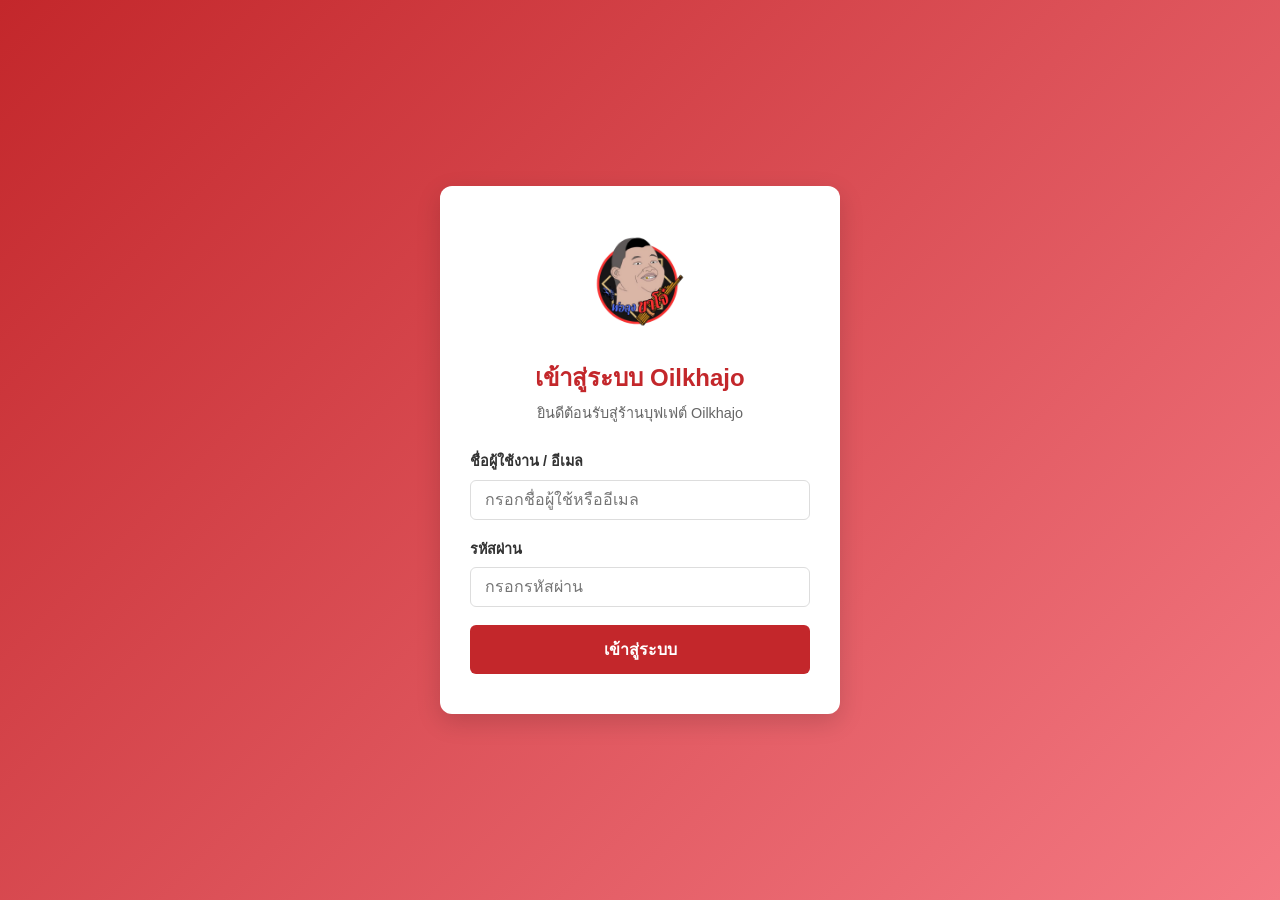
<file: index.html>
<!DOCTYPE html>
<html lang="th">
<head>
    <meta charset="UTF-8">
    <meta name="viewport" content="width=device-width, initial-scale=1.0">
    <title>เข้าสู่ระบบ - Oilkhajo</title>
    <link rel="stylesheet" href="stylecha.css">
</head>
<body class="login-body">
    <div class="login-card">
        <img src="cha.png" alt="Oilkhajo Logo" class="login-logo">
        <h2>เข้าสู่ระบบ Oilkhajo</h2>
        <p>ยินดีต้อนรับสู่ร้านบุฟเฟต์ Oilkhajo</p>
        <form action="homecha.html" method="GET" class="login-form">
            <div class="input-group">
                <label for="username">ชื่อผู้ใช้งาน / อีเมล</label>
                <input type="text" id="username" placeholder="กรอกชื่อผู้ใช้หรืออีเมล" required>
            </div>
            <div class="input-group">
                <label for="password">รหัสผ่าน</label>
                <input type="password" id="password" placeholder="กรอกรหัสผ่าน" required>
            </div>
            <button type="submit" class="btn-primary">เข้าสู่ระบบ</button>
        </form>
    </div>
</body>
</html>
</file>
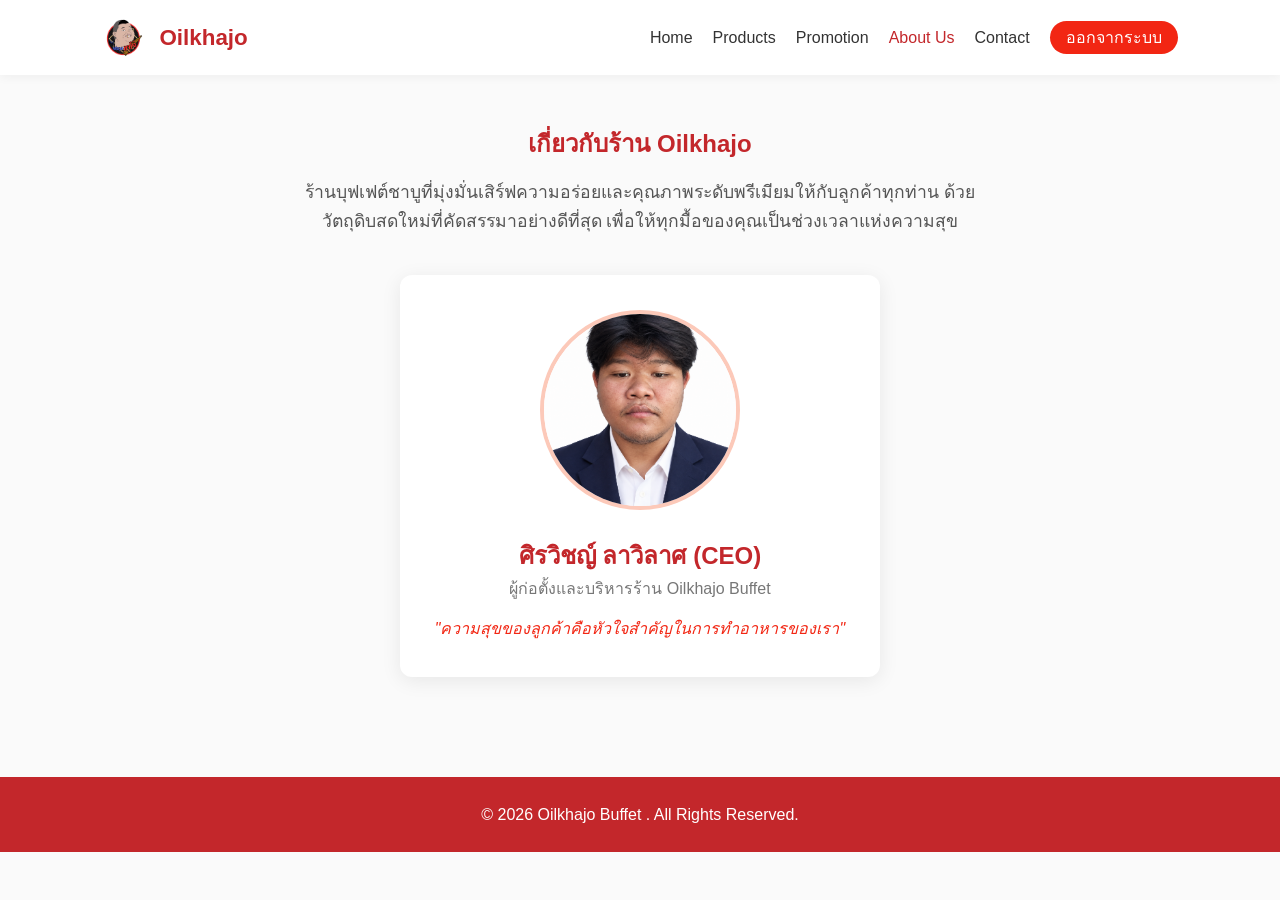
<file: aboutuscha.html>
<!DOCTYPE html>
<html lang="th">
<head>
    <meta charset="UTF-8">
    <meta name="viewport" content="width=device-width, initial-scale=1.0">
    <title>เกี่ยวกับเรา - Oilkhajo Buffet</title>
    <link rel="stylesheet" href="stylecha.css">
    <link rel="stylesheet" href="styleaboutus.css">
</head>
<body>
    <nav class="navbar">
        <div class="nav-brand">
            <img src="cha.png" alt="Oilkhajo Logo" class="nav-logo">
            <span>Oilkhajo</span>
        </div>
        <ul class="nav-links">
            <li><a href="homecha.html">Home</a></li>
            <li><a href="produckcha.html">Products</a></li>
            <li><a href="promotioncha.html">Promotion</a></li>
            <li><a href="aboutuscha.html" class="active">About Us</a></li>
            <li><a href="contact.html">Contact</a></li>
            <li><a href="loginfarmcha.html" class="btn-logout">ออกจากระบบ</a></li>
        </ul>
    </nav>

    <div class="about-container">
        <section class="about-intro">
            <h2>เกี่ยวกับร้าน Oilkhajo </h2>
            <p>ร้านบุฟเฟต์ชาบูที่มุ่งมั่นเสิร์ฟความอร่อยและคุณภาพระดับพรีเมียมให้กับลูกค้าทุกท่าน ด้วยวัตถุดิบสดใหม่ที่คัดสรรมาอย่างดีที่สุด เพื่อให้ทุกมื้อของคุณเป็นช่วงเวลาแห่งความสุข</p>
        </section>

        <section class="ceo-section">
            <div class="ceo-card">
                <img src="CEO.png" alt="ศิรวิชญ์ ลาวิลาศ (CEO)" class="ceo-img">
                <h3>ศิรวิชญ์ ลาวิลาศ (CEO)</h3>
                <p class="ceo-title">ผู้ก่อตั้งและบริหารร้าน Oilkhajo Buffet</p>
                <p class="ceo-quote">"ความสุขของลูกค้าคือหัวใจสำคัญในการทำอาหารของเรา"</p>
            </div>
        </section>
    </div>

    <footer>
        <p>© 2026 Oilkhajo Buffet . All Rights Reserved.</p>
    </footer>
</body>
</html>
</file>
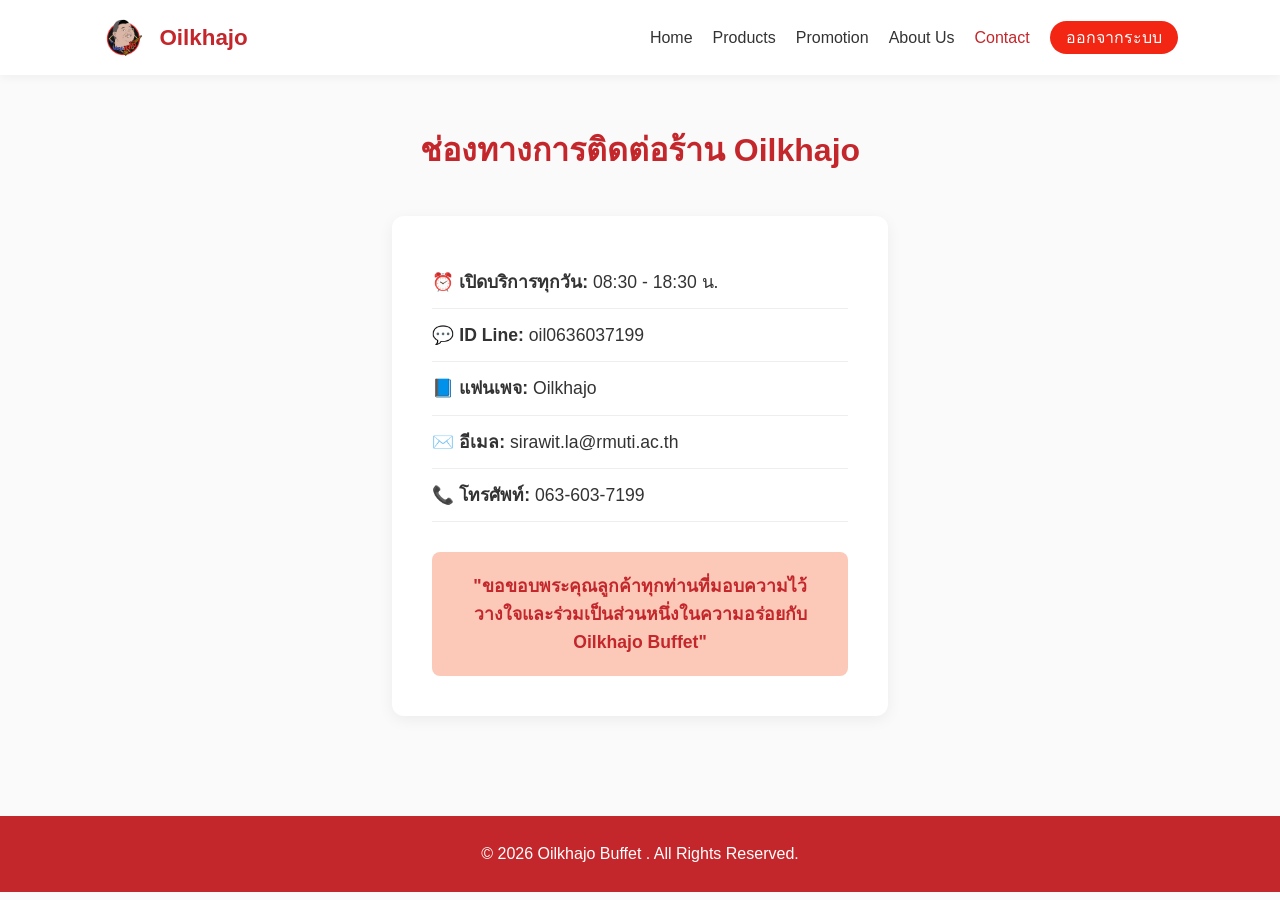
<file: contact.html>
<!DOCTYPE html>
<html lang="th">
<head>
    <meta charset="UTF-8">
    <meta name="viewport" content="width=device-width, initial-scale=1.0">
    <title>ติดต่อเรา - Oilkhajo Buffet</title>
    <link rel="stylesheet" href="stylecha.css">
    <link rel="stylesheet" href="stylecontact.css">
</head>
<body>
    <nav class="navbar">
        <div class="nav-brand">
            <img src="cha.png" alt="Oilkhajo Logo" class="nav-logo">
            <span>Oilkhajo</span>
        </div>
        <ul class="nav-links">
            <li><a href="homecha.html">Home</a></li>
            <li><a href="produckcha.html">Products</a></li>
            <li><a href="promotioncha.html">Promotion</a></li>
            <li><a href="aboutuscha.html">About Us</a></li>
            <li><a href="contact.html" class="active">Contact</a></li>
            <li><a href="loginfarmcha.html" class="btn-logout">ออกจากระบบ</a></li>
        </ul>
    </nav>

    <div class="contact-container">
        <h2 class="section-title">ช่องทางการติดต่อร้าน Oilkhajo</h2>
        
        <div class="contact-card">
            <ul class="info-list">
                <li><strong>⏰ เปิดบริการทุกวัน:</strong> 08:30 - 18:30 น.</li>
                <li><strong>💬 ID Line:</strong> oil0636037199</li>
                <li><strong>📘 แฟนเพจ:</strong> Oilkhajo</li>
                <li><strong>✉️ อีเมล:</strong> sirawit.la@rmuti.ac.th</li>
                <li><strong>📞 โทรศัพท์:</strong> 063-603-7199</li>
            </ul>
            
            <div class="thankyou-box">
                "ขอขอบพระคุณลูกค้าทุกท่านที่มอบความไว้วางใจและร่วมเป็นส่วนหนึ่งในความอร่อยกับ Oilkhajo Buffet"
            </div>
        </div>
    </div>

    <footer>
        <p>© 2026 Oilkhajo Buffet . All Rights Reserved.</p>
    </footer>
</body>
</html>
</file>
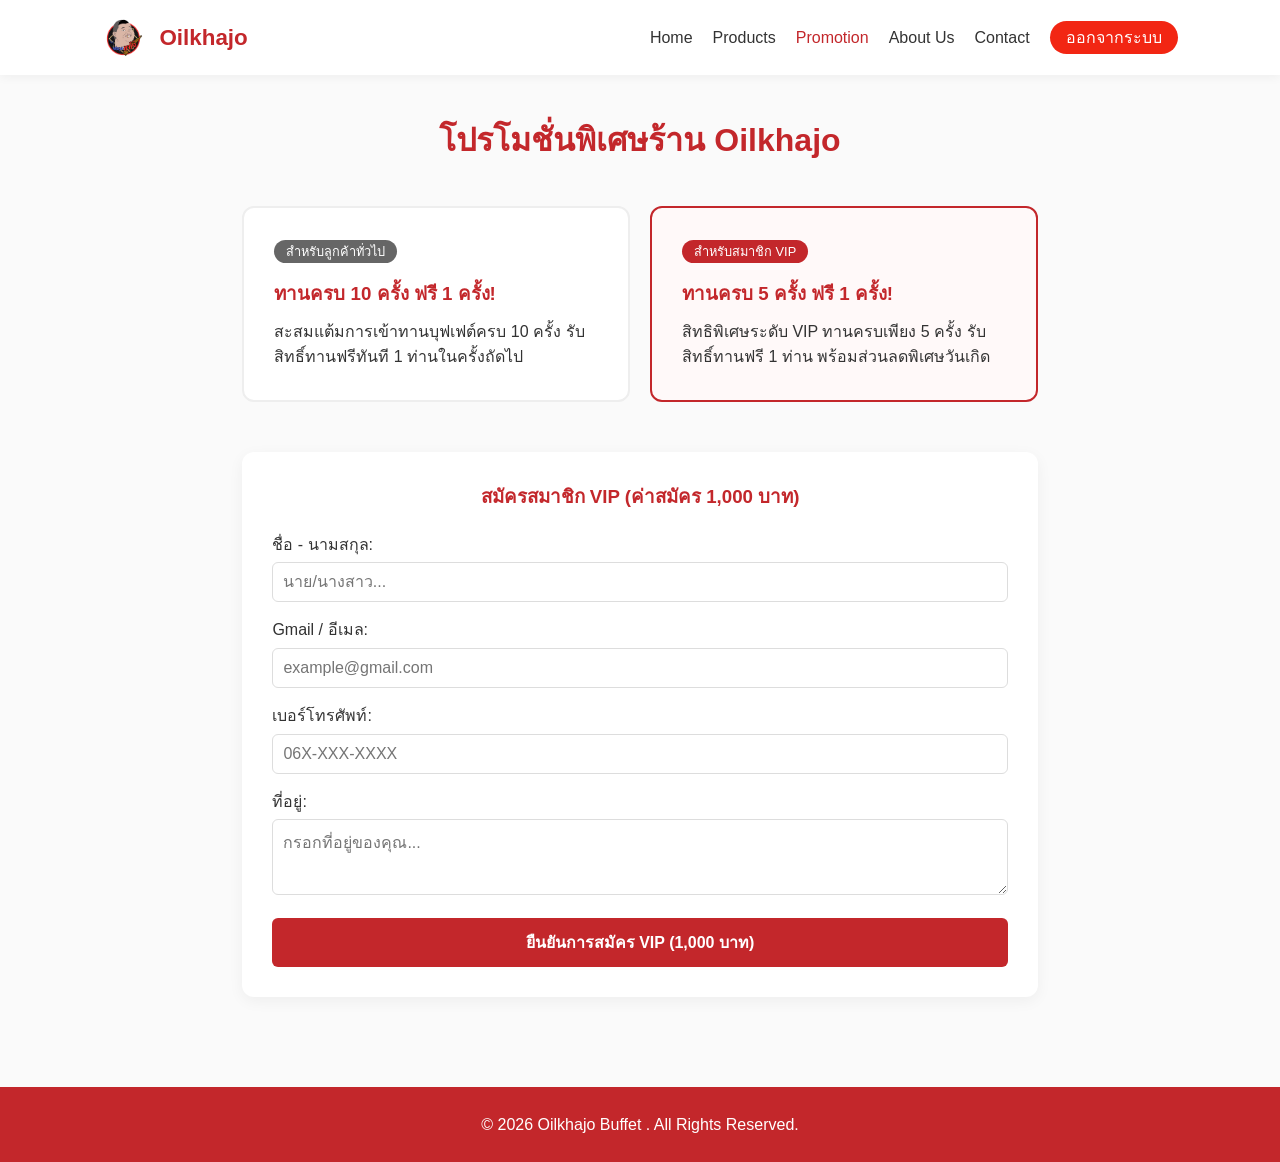
<file: promotioncha.html>
<!DOCTYPE html>
<html lang="th">
<head>
    <meta charset="UTF-8">
    <meta name="viewport" content="width=device-width, initial-scale=1.0">
    <title>โปรโมชั่น - Farm Cha</title>
    <link rel="stylesheet" href="stylecha.css">
    <link rel="stylesheet" href="stylepromotion.css">
</head>
<body>
    <nav class="navbar">
        <div class="nav-brand">
            <img src="cha.png" alt="Oilkhajo Logo" class="nav-logo">
            <span>Oilkhajo</span>
        </div>
        <ul class="nav-links">
            <li><a href="homecha.html">Home</a></li>
            <li><a href="produckcha.html">Products</a></li>
            <li><a href="promotioncha.html" class="active">Promotion</a></li>
            <li><a href="aboutuscha.html">About Us</a></li>
            <li><a href="contact.html">Contact</a></li>
            <li><a href="loginfarmcha.html" class="btn-logout">ออกจากระบบ</a></li>
        </ul>
    </nav>

    <div class="promo-page-container">
        <h2 class="section-title">โปรโมชั่นพิเศษร้าน Oilkhajo</h2>
        
        <div class="promo-grid">
            <div class="promo-box">
                <span class="badge">สำหรับลูกค้าทั่วไป</span>
                <h3>ทานครบ 10 ครั้ง ฟรี 1 ครั้ง!</h3>
                <p>สะสมแต้มการเข้าทานบุฟเฟต์ครบ 10 ครั้ง รับสิทธิ์ทานฟรีทันที 1 ท่านในครั้งถัดไป</p>
            </div>
            
            <div class="promo-box vip">
                <span class="badge vip-badge">สำหรับสมาชิก VIP</span>
                <h3>ทานครบ 5 ครั้ง ฟรี 1 ครั้ง!</h3>
                <p>สิทธิพิเศษระดับ VIP ทานครบเพียง 5 ครั้ง รับสิทธิ์ทานฟรี 1 ท่าน พร้อมส่วนลดพิเศษวันเกิด</p>
            </div>
        </div>

        <section class="vip-form-section">
            <h3>สมัครสมาชิก VIP (ค่าสมัคร 1,000 บาท)</h3>
            <form id="vipForm" onsubmit="handleVipRegister(event)">
                <div class="form-group">
                    <label>ชื่อ - นามสกุล:</label>
                    <input type="text" id="fullname" placeholder="นาย/นางสาว..." required>
                </div>
                <div class="form-group">
                    <label>Gmail / อีเมล:</label>
                    <input type="email" id="email" placeholder="example@gmail.com" required>
                </div>
                <div class="form-group">
                    <label>เบอร์โทรศัพท์:</label>
                    <input type="tel" id="phone" placeholder="06X-XXX-XXXX" required>
                </div>
                <div class="form-group">
                    <label>ที่อยู่:</label>
                    <textarea id="address" rows="3" placeholder="กรอกที่อยู่ของคุณ..." required></textarea>
                </div>
                <button type="submit" class="btn-primary">ยืนยันการสมัคร VIP (1,000 บาท)</button>
            </form>
        </section>
    </div>

    <footer>
        <p>© 2026 Oilkhajo Buffet . All Rights Reserved.</p>
    </footer>

    <script src="javapromotion.js"></script>
</body>
</html>
</file>
<file: stylecha.css>
/* โทนสีมินิมอลสไตล์ Bootflat (Red/Rose Palette) */
:root {
    --primary-red: #C3272B;      /* Pure Crimson */
    --accent-red: #F22613;       /* Pomegranate */
    --soft-rose: #F47983;        /* Peach-colored */
    --light-peach: #FCC9B9;      /* Cherry Blossom */
    --bg-light: #FAFAFA;
    --text-dark: #333333;
    --white: #FFFFFF;
}

* {
    box-sizing: border-box;
    margin: 0;
    padding: 0;
    font-family: 'Kanit', 'Segoe UI', Tahoma, sans-serif;
}

body {
    background-color: var(--bg-light);
    color: var(--text-dark);
    line-height: 1.6;
}

/* Styles for loginfarmcha.html */
.login-body {
    display: flex;
    justify-content: center;
    align-items: center;
    min-height: 100vh;
    background: linear-gradient(135deg, var(--primary-red), var(--soft-rose));
}

.login-card {
    background: var(--white);
    padding: 40px 30px;
    border-radius: 12px;
    box-shadow: 0 8px 24px rgba(0,0,0,0.15);
    width: 100%;
    max-width: 400px;
    text-align: center;
}

.login-logo {
    width: 110px;
    height: 110px;
    border-radius: 50%;
    object-fit: cover;
    margin-bottom: 15px;
}

.login-card h2 {
    color: var(--primary-red);
    margin-bottom: 5px;
}

.login-card p {
    color: #666;
    font-size: 0.9rem;
    margin-bottom: 25px;
}

.input-group {
    text-align: left;
    margin-bottom: 18px;
}

.input-group label {
    display: block;
    margin-bottom: 6px;
    font-size: 0.9rem;
    font-weight: bold;
}

.input-group input {
    width: 100%;
    padding: 10px 14px;
    border: 1px solid #ddd;
    border-radius: 6px;
    font-size: 1rem;
    outline: none;
    transition: 0.3s;
}

.input-group input:focus {
    border-color: var(--primary-red);
}

.btn-primary {
    width: 100%;
    padding: 12px;
    background-color: var(--primary-red);
    color: var(--white);
    border: none;
    border-radius: 6px;
    font-size: 1rem;
    font-weight: bold;
    cursor: pointer;
    transition: background 0.3s;
}

.btn-primary:hover {
    background-color: #A11E22;
}

/* Common Navigation */
.navbar {
    display: flex;
    justify-content: space-between;
    align-items: center;
    padding: 15px 8%;
    background-color: var(--white);
    box-shadow: 0 2px 10px rgba(0,0,0,0.05);
    position: sticky;
    top: 0;
    z-index: 100;
}

.nav-brand {
    display: flex;
    align-items: center;
    gap: 12px;
}

.nav-logo {
    width: 45px;
    height: 45px;
    border-radius: 50%;
    object-fit: cover;
}

.nav-brand span {
    font-size: 1.4rem;
    font-weight: bold;
    color: var(--primary-red);
}

.nav-links {
    display: flex;
    list-style: none;
    gap: 20px;
    align-items: center;
}

.nav-links a {
    text-decoration: none;
    color: var(--text-dark);
    font-weight: 500;
    transition: color 0.3s;
}

.nav-links a:hover, .nav-links a.active {
    color: var(--primary-red);
}

.btn-logout {
    background-color: var(--accent-red);
    color: var(--white) !important;
    padding: 8px 16px;
    border-radius: 20px;
}

.btn-logout:hover {
    background-color: #C3272B !important;
}

/* Home Page Content */
.hero-section {
    padding: 80px 8%;
    background-color: var(--light-peach);
    text-align: center;
}

.hero-section h1 {
    font-size: 2.8rem;
    color: var(--primary-red);
    margin-bottom: 15px;
}

.hero-section p {
    font-size: 1.2rem;
    margin-bottom: 25px;
    color: #444;
}

.promo-container {
    padding: 60px 8%;
    max-width: 1200px;
    margin: 0 auto;
}

.section-title {
    text-align: center;
    font-size: 2rem;
    color: var(--primary-red);
    margin-bottom: 40px;
}

.grid-3 {
    display: flex;
    gap: 25px;
    flex-wrap: wrap;
    justify-content: center;
}

.card {
    background: var(--white);
    border-radius: 10px;
    padding: 20px;
    flex: 1 1 300px;
    max-width: 350px;
    box-shadow: 0 4px 12px rgba(0,0,0,0.05);
    text-align: center;
    transition: transform 0.3s;
}

.card:hover {
    transform: translateY(-5px);
}

.card img {
    width: 100%;
    height: 200px;
    object-fit: cover;
    border-radius: 8px;
    margin-bottom: 15px;
}

.card h3 {
    color: var(--primary-red);
    margin-bottom: 10px;
}

/* Footer */
footer {
    background-color: var(--primary-red);
    color: var(--white);
    text-align: center;
    padding: 25px 8%;
    margin-top: 50px;
}

/* Responsive Web Design */
@media (max-width: 768px) {
    .navbar {
        flex-direction: column;
        gap: 15px;
    }
    .nav-links {
        flex-wrap: wrap;
        justify-content: center;
    }
    .hero-section h1 {
        font-size: 2rem;
    }
}
</file>
<file: styleaboutus.css>
.about-container {
    padding: 50px 8%;
    max-width: 900px;
    margin: 0 auto;
    text-align: center;
}

.about-intro h2 {
    color: var(--primary-red);
    margin-bottom: 15px;
}

.about-intro p {
    font-size: 1.1rem;
    color: #555;
    margin-bottom: 40px;
}

.ceo-card {
    background: var(--white);
    padding: 35px;
    border-radius: 12px;
    box-shadow: 0 4px 20px rgba(0,0,0,0.08);
    display: inline-block;
}

.ceo-img {
    width: 200px;
    height: 200px;
    border-radius: 50%;
    object-fit: cover;
    border: 4px solid var(--light-peach);
    margin-bottom: 20px;
}

.ceo-card h3 {
    font-size: 1.5rem;
    color: var(--primary-red);
}

.ceo-title {
    color: #777;
    margin-bottom: 15px;
}

.ceo-quote {
    font-style: italic;
    color: var(--accent-red);
}
</file>
<file: stylecontact.css>
.contact-container {
    padding: 50px 8%;
    max-width: 700px;
    margin: 0 auto;
}

.contact-card {
    background: var(--white);
    padding: 40px;
    border-radius: 12px;
    box-shadow: 0 4px 15px rgba(0,0,0,0.06);
}

.info-list {
    list-style: none;
    margin-bottom: 30px;
}

.info-list li {
    padding: 12px 0;
    border-bottom: 1px solid #eee;
    font-size: 1.1rem;
}

.thankyou-box {
    background: var(--light-peach);
    padding: 20px;
    border-radius: 8px;
    text-align: center;
    color: var(--primary-red);
    font-weight: bold;
    font-size: 1.1rem;
    line-height: 1.6;
}
</file>
<file: stylepromotion.css>
.promo-page-container {
    padding: 40px 8%;
    max-width: 1000px;
    margin: 0 auto;
}

.promo-grid {
    display: flex;
    gap: 20px;
    margin-bottom: 50px;
    flex-wrap: wrap;
}

.promo-box {
    background: var(--white);
    border: 2px solid #eee;
    border-radius: 12px;
    padding: 30px;
    flex: 1 1 300px;
    position: relative;
}

.promo-box.vip {
    border-color: var(--primary-red);
    background: #FFF9F9;
}

.badge {
    background: #666;
    color: white;
    padding: 4px 12px;
    border-radius: 12px;
    font-size: 0.8rem;
}

.vip-badge {
    background: var(--primary-red);
}

.promo-box h3 {
    margin: 15px 0 10px 0;
    color: var(--primary-red);
}

.vip-form-section {
    background: var(--white);
    padding: 30px;
    border-radius: 12px;
    box-shadow: 0 4px 15px rgba(0,0,0,0.05);
}

.vip-form-section h3 {
    color: var(--primary-red);
    margin-bottom: 20px;
    text-align: center;
}

.form-group {
    margin-bottom: 15px;
}

.form-group label {
    display: block;
    margin-bottom: 5px;
    font-weight: 500;
}

.form-group input, .form-group textarea {
    width: 100%;
    padding: 10px;
    border: 1px solid #ddd;
    border-radius: 6px;
    font-size: 1rem;
}
</file>
